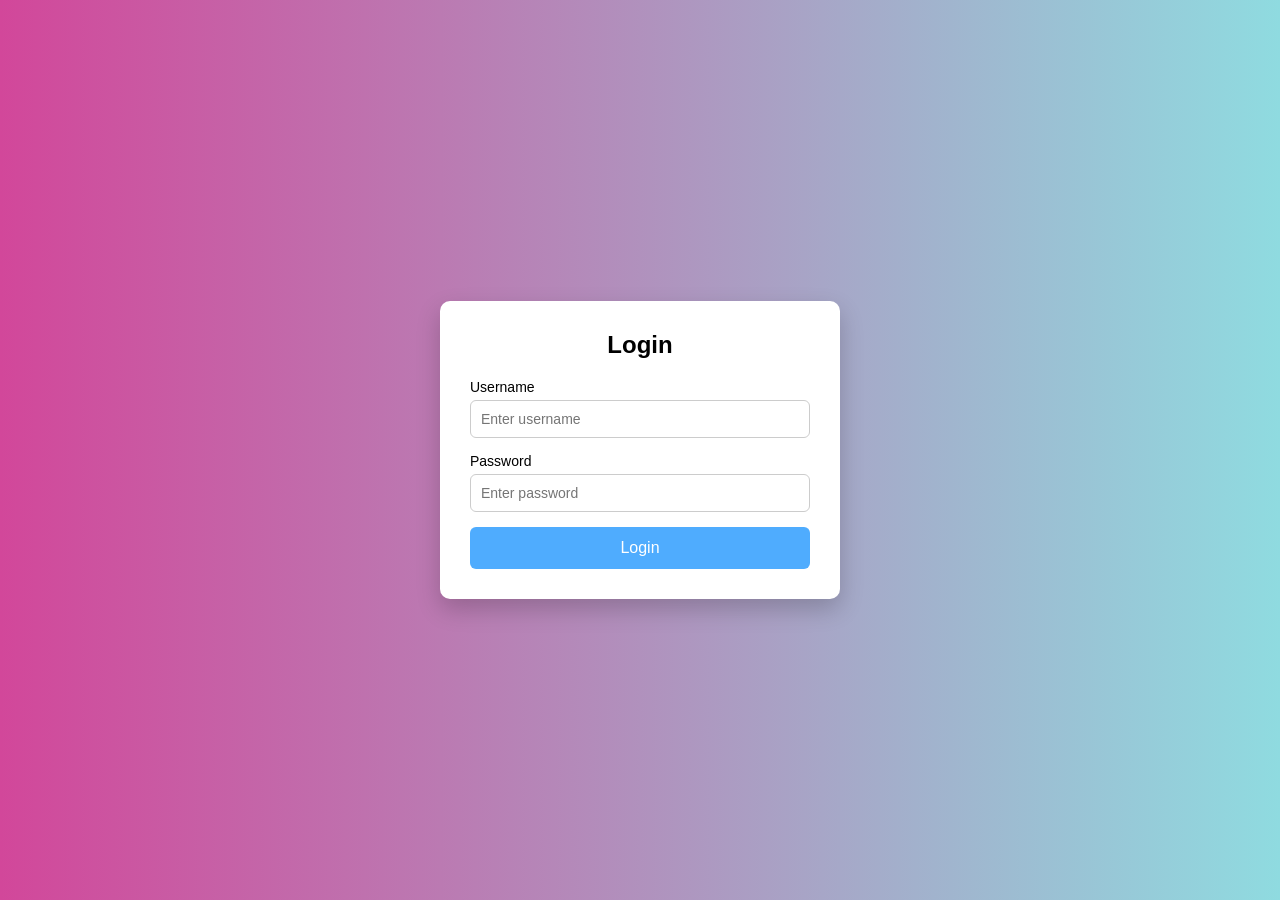
<file: index.html>
<!DOCTYPE html>
<html lang="en">
<head>
    <meta charset="UTF-8">

    <!-- IMPORTANT FOR MOBILE RESPONSIVE -->
    <meta name="viewport" content="width=device-width, initial-scale=1.0">

    <title>Login Page</title>
    <link rel="stylesheet" href="css/index.css">
</head>
<body>

<div class="login-container">
    <h2>Login</h2>

    <!-- Action remove kelay -->
    <form id="loginForm">

        <div class="input-group">
            <label>Username</label>
            <input type="text"
                   id="username"
                   placeholder="Enter username"
                   required
                   minlength="4">
        </div>

        <div class="input-group">
            <label>Password</label>
            <input type="password"
                   id="password"
                   placeholder="Enter password"
                   required
                   minlength="5">
        </div>

        <button type="submit">Login</button>
        <p id="error" style="color:red; text-align:center;"></p>
    </form>
</div>

<script>



document.getElementById("loginForm").addEventListener("submit", function(e){

    e.preventDefault();

    let username = document.getElementById("username").value.trim();
    let password = document.getElementById("password").value.trim();

    // Fakt empty nasel pahije
    if(username !== "" && password !== ""){

        // Session create
        sessionStorage.setItem("user", username);

        // Redirect
        window.location.href = "dashboard.html";

    } else {

        document.getElementById("error").innerText = "Please fill all fields!";

    }

});

</script>

</body>
</html>
</file>
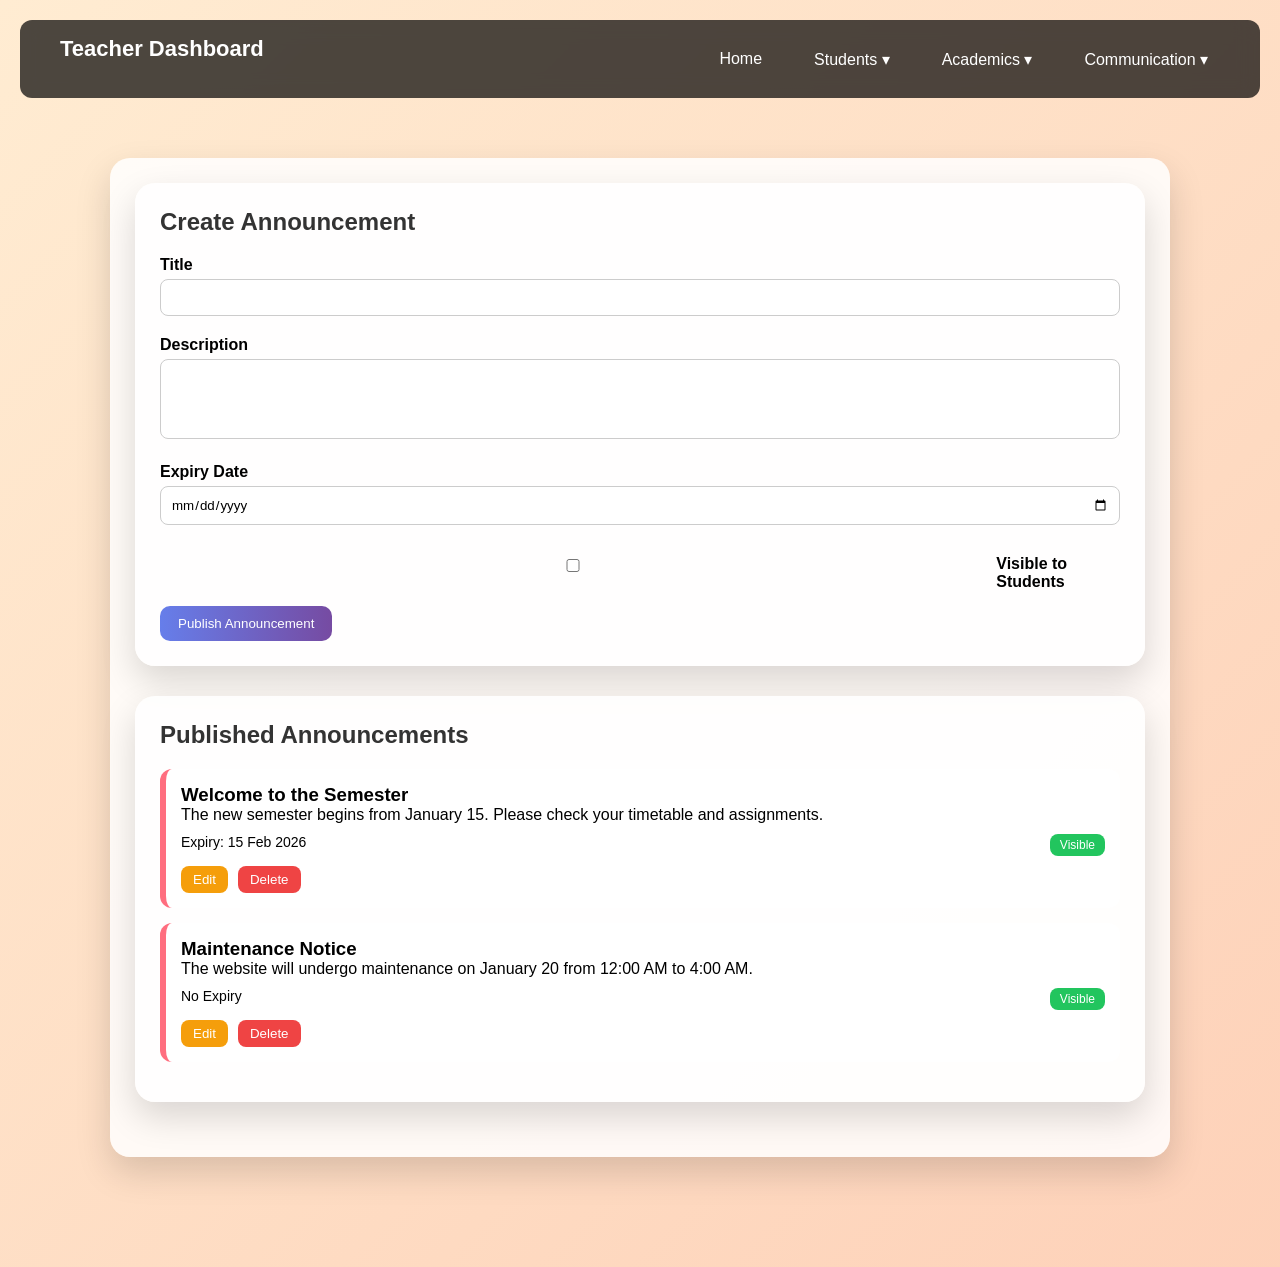
<file: annousement.html>
<!DOCTYPE html>
<html lang="en">
<head>
<meta charset="UTF-8">
<meta name="viewport" content="width=device-width, initial-scale=1.0">
<title>Teacher Dashboard</title>
<link rel="stylesheet" href="css/annousement.css">
</head>

<body>

<!-- ================= NAVBAR ================= -->
<header class="navbar">
    <h2 class="logo">Teacher Dashboard</h2>

    <div class="menu-toggle" onclick="toggleMenu()">☰</div>

    <nav>
        <ul class="nav-menu" id="navMenu">

            <li><a href="#">Home</a></li>

            <li class="dropdown">
                <a href="#">Students ▾</a>
                <ul class="dropdown-menu">
                    <li><a href="student.html">Student List</a></li>
                    <li><a href="attendance.html">Attendance</a></li>
                </ul>
            </li>

            <li class="dropdown">
                <a href="#">Academics ▾</a>
                <ul class="dropdown-menu">
                    <li><a href="assignment.html">Assignments</a></li>
                    <li><a href="result.html">Results</a></li>
                </ul>
            </li>

            <li class="dropdown">
                <a href="#">Communication ▾</a>
                <ul class="dropdown-menu">
                    <li><a href="annousement.html">Announcements</a></li>
                    <li><a href="message.html">Messages</a></li>
                </ul>
            </li>

        </ul>
    </nav>
</header>

<!-- ================= MAIN CONTENT ================= -->

<main class="page-wrapper">

<section class="announcement-module container">

<div class="form-card">
<h1 id="formHeading">Create Announcement</h1>

<form id="announcementForm">

<label>Title</label>
<input type="text" id="title" required>

<label>Description</label>
<textarea id="description" required></textarea>

<div class="form-row">
<div>
<label>Expiry Date</label>
<input type="date" id="expiry">
</div>

<div class="checkbox">
<input type="checkbox" id="visible">
<label for="visible">Visible to Students</label>
</div>
</div>

<button type="submit" class="btn-primary">Publish Announcement</button>
</form>
</div>

<div class="list-card">
<h2>Published Announcements</h2>

<div id="announcementList">

<div class="announcement-card">
<h3>Welcome to the Semester</h3>
<p>The new semester begins from January 15. Please check your timetable and assignments.</p>
<div class="meta">
<span>Expiry: 15 Feb 2026</span>
<span class="badge">Visible</span>
</div>
<div class="actions">
<button class="edit">Edit</button>
<button class="delete">Delete</button>
</div>
</div>

<div class="announcement-card">
<h3>Maintenance Notice</h3>
<p>The website will undergo maintenance on January 20 from 12:00 AM to 4:00 AM.</p>
<div class="meta">
<span>No Expiry</span>
<span class="badge">Visible</span>
</div>
<div class="actions">
<button class="edit">Edit</button>
<button class="delete">Delete</button>
</div>
</div>

</div>
</div>

</section>
</main>

<script>

/* Mobile Menu */
function toggleMenu(){
document.getElementById("navMenu").classList.toggle("active");
}

/* Announcement Logic */

let editCard = null;

document.getElementById("announcementForm").addEventListener("submit",function(e){
e.preventDefault();

let title = document.getElementById("title").value;
let desc = document.getElementById("description").value;
let expiry = document.getElementById("expiry").value;
let visible = document.getElementById("visible").checked;

let expiryText = expiry ? "Expiry: " + expiry : "No Expiry";
let badgeText = visible ? "Visible" : "Hidden";

if(editCard){
editCard.querySelector("h3").innerText = title;
editCard.querySelector("p").innerText = desc;
editCard.querySelector(".meta span").innerText = expiryText;
editCard.querySelector(".badge").innerText = badgeText;

editCard = null;
document.getElementById("formHeading").innerText = "Create Announcement";
}else{

let newCard = document.createElement("div");
newCard.className="announcement-card";
newCard.innerHTML=`
<h3>${title}</h3>
<p>${desc}</p>
<div class="meta">
<span>${expiryText}</span>
<span class="badge">${badgeText}</span>
</div>
<div class="actions">
<button class="edit">Edit</button>
<button class="delete">Delete</button>
</div>
`;

document.getElementById("announcementList").appendChild(newCard);
}

this.reset();
});

document.addEventListener("click",function(e){

if(e.target.classList.contains("edit")){
editCard = e.target.closest(".announcement-card");

document.getElementById("title").value =
editCard.querySelector("h3").innerText;

document.getElementById("description").value =
editCard.querySelector("p").innerText;

document.getElementById("formHeading").innerText="Edit Announcement";
window.scrollTo({top:0,behavior:"smooth"});
}

if(e.target.classList.contains("delete")){
e.target.closest(".announcement-card").remove();
}

});

</script>

</body>
</html>
</file>
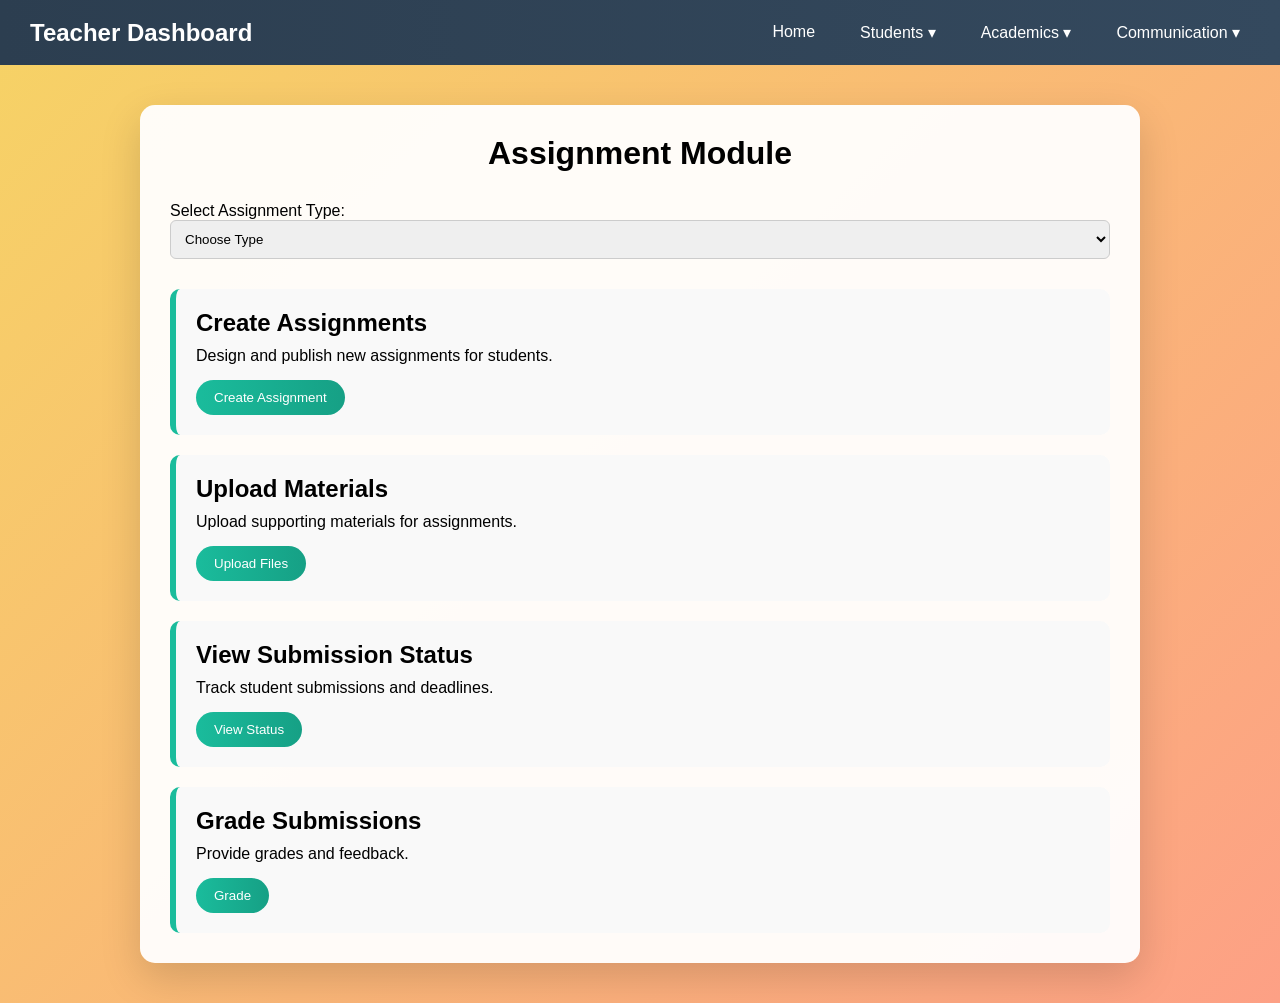
<file: assignment.html>
<!DOCTYPE html>
<html lang="en">
<head>
    <meta charset="UTF-8">
    <meta name="viewport" content="width=device-width, initial-scale=1.0">
    <title>Assignment Module</title>
    <link rel="stylesheet" href="css/assignment.css">
</head>
<body>

<nav class="navbar">
    <h2>Teacher Dashboard</h2>

    <ul class="nav-menu">
        <li><a href="dashboard.html">Home</a></li>

        <li class="dropdown">
            <a href="#">Students ▾</a>
            <ul class="dropdown-menu">
                <li><a href="student.html">Student List</a></li>
                <li><a href="attendance.html">Attendance</a></li>
            </ul>
        </li>

        <li class="dropdown">
            <a href="#">Academics ▾</a>
            <ul class="dropdown-menu">
                <li><a href="assignment.html">Assignments</a></li>
                <li><a href="result.html">Results</a></li>
            </ul>
        </li>

        <li class="dropdown">
            <a href="#">Communication ▾</a>
            <ul class="dropdown-menu">
                <li><a href="annousement.html">Announcements</a></li>
                <li><a href="message.html">Messages</a></li>
            </ul>
        </li>
    </ul>
</nav>

<div class="assignment-container">

    <h1>Assignment Module</h1>

    <div class="dropdown-box">
        <label>Select Assignment Type:</label>
        <select>
            <option>Choose Type</option>
            <option>Theory Assignment</option>
            <option>Practical Assignment</option>
            <option>Project</option>
            <option>Quiz</option>
        </select>
    </div>

    <div class="assignment-list">

        <div class="assignment-item">
            <h2>Create Assignments</h2>
            <p>Design and publish new assignments for students.</p>
            <button>Create Assignment</button>
        </div>

        <div class="assignment-item">
            <h2>Upload Materials</h2>
            <p>Upload supporting materials for assignments.</p>
            <button>Upload Files</button>
        </div>

        <div class="assignment-item">
            <h2>View Submission Status</h2>
            <p>Track student submissions and deadlines.</p>
            <button>View Status</button>
        </div>

        <div class="assignment-item">
            <h2>Grade Submissions</h2>
            <p>Provide grades and feedback.</p>
            <button>Grade</button>
        </div>

    </div>
</div>

</body>
</html>
</file>
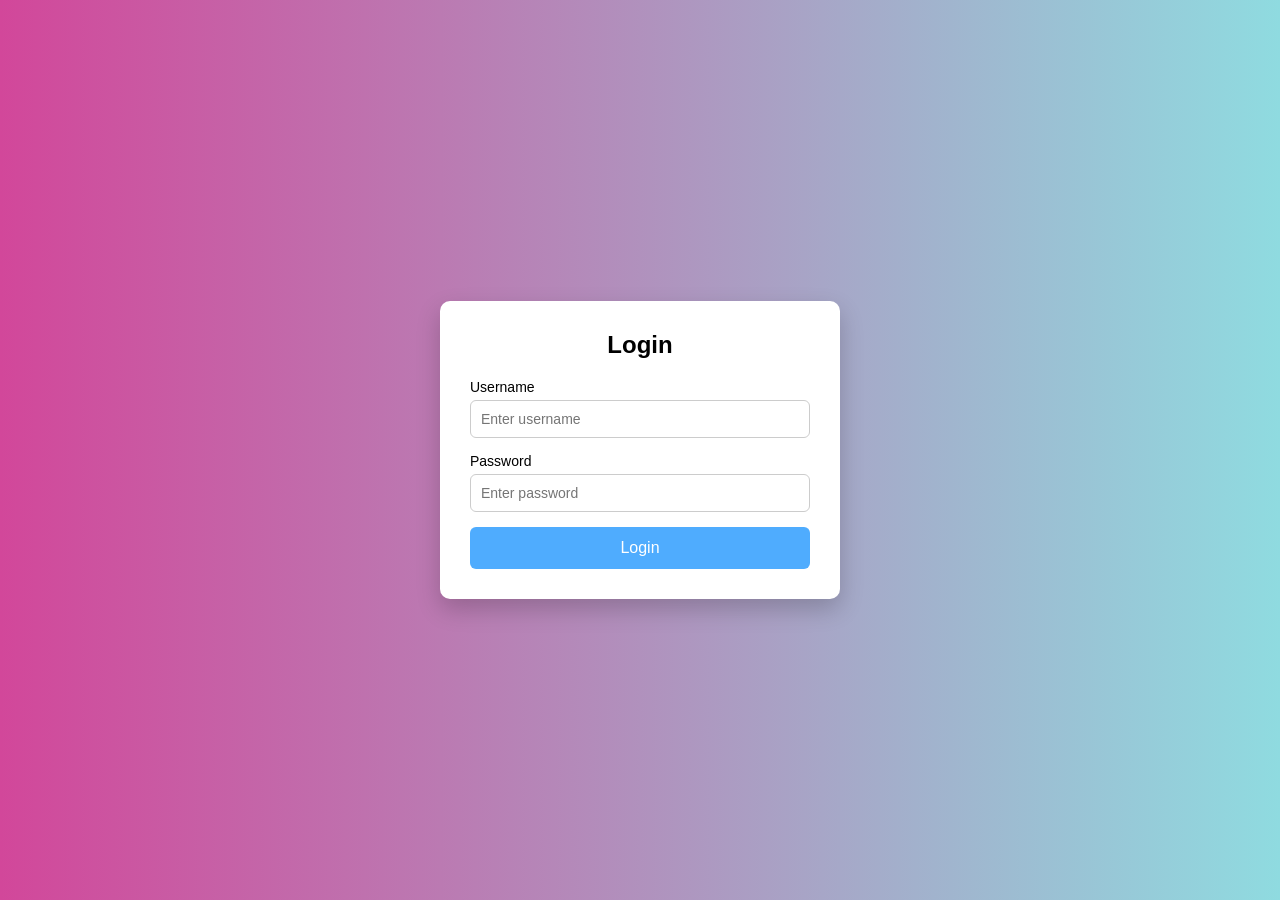
<file: attendance.html>
<!DOCTYPE html>
<html lang="en">
<head>
<meta charset="UTF-8">
<meta name="viewport" content="width=device-width, initial-scale=1.0">
<title>Teacher Dashboard</title>

<!-- Font Awesome -->
<link rel="stylesheet"
href="https://cdnjs.cloudflare.com/ajax/libs/font-awesome/6.5.0/css/all.min.css">

<!-- Your CSS -->
<link rel="stylesheet" href="css/dashboard.css">
</head>

<body>

<!-- ================= NAVBAR ================= -->
<div class="navbar">
    <h2 class="logo">Teacher Dashboard</h2>

    <ul class="nav-menu">
        <li><a href="#">Home</a></li>

        <li class="dropdown">
            <a href="#">Students ▾</a>
            <ul class="dropdown-menu">
                <li><a href="#">Student List</a></li>
                <li><a href="#">Attendance</a></li>
            </ul>
        </li>

        <li class="dropdown">
            <a href="#">Academics ▾</a>
            <ul class="dropdown-menu">
                <li><a href="#">Assignments</a></li>
                <li><a href="#">Results</a></li>
            </ul>
        </li>

        <li class="dropdown">
            <a href="#">Communication ▾</a>
            <ul class="dropdown-menu">
                <li><a href="#">Announcements</a></li>
                <li><a href="#">Messages</a></li>
            </ul>
        </li>
    </ul>

    <!-- Profile Dropdown -->
    <div class="profile-dropdown">
        <i class="fa-solid fa-user profile-icon"></i>

        <div class="profile-menu">
            <a href="#">View Profile</a>
            <a href="#">Edit Profile</a>
            <a href="#" onclick="logout()">Logout</a>
        </div>
    </div>
</div>

<!-- ================= DASHBOARD CARDS ================= -->
<div class="dashboard-cards">

    <div class="card">
        <h3>Total Students</h3>
        <p class="number">8</p>
    </div>

    <div class="card">
        <h3>Assignments</h3>
        <p>5 Pending</p>
    </div>

    <div class="card">
        <h3>Results</h3>
        <p>Updated</p>
    </div>

    <div class="card">
        <h3>Attendance</h3>
        <p>Average 76%</p>
    </div>

    <div class="card">
        <h3>Messages</h3>
        <p>3 New</p>
    </div>

</div>

<div class="table-container">
    <table class="dashboard-table">
        <thead>
            <tr>
                <th>Roll No</th>
                <th>Name</th>
                <th>Email</th>
                <th>Attendance</th>
                <th>Status</th>
            </tr>
        </thead>

        <tbody>
            <tr>
                <td data-label="Roll No">01</td>
                <td data-label="Name">Vaishnavi Yadav</td>
                <td data-label="Email">vaishnavi@gmail.com</td>
                <td data-label="Attendance">95%</td>
                <td data-label="Status" class="active">Active</td>
            </tr>

            <tr>
                <td data-label="Roll No">02</td>
                <td data-label="Name">Rahul Sharma</td>
                <td data-label="Email">rahul@gmail.com</td>
                <td data-label="Attendance">82%</td>
                <td data-label="Status" class="active">Active</td>
            </tr>

            <tr>
                <td data-label="Roll No">03</td>
                <td data-label="Name">Anita Singh</td>
                <td data-label="Email">anita@gmail.com</td>
                <td data-label="Attendance">60%</td>
                <td data-label="Status" class="inactive">Low</td>
            </tr>

            <tr>
                <td data-label="Roll No">04</td>
                <td data-label="Name">Amit Kumar</td>
                <td data-label="Email">amit@gmail.com</td>
                <td data-label="Attendance">88%</td>
                <td data-label="Status" class="active">Active</td>
            </tr>

            <tr>
                <td data-label="Roll No">05</td>
                <td data-label="Name">Pooja Verma</td>
                <td data-label="Email">pooja@gmail.com</td>
                <td data-label="Attendance">72%</td>
                <td data-label="Status" class="active">Active</td>
            </tr>

            <tr>
                <td data-label="Roll No">06</td>
                <td data-label="Name">Sneha Patil</td>
                <td data-label="Email">sneha@gmail.com</td>
                <td data-label="Attendance">55%</td>
                <td data-label="Status" class="inactive">Low</td>
            </tr>

            <tr>
                <td data-label="Roll No">07</td>
                <td data-label="Name">Rohit Mehta</td>
                <td data-label="Email">rohit@gmail.com</td>
                <td data-label="Attendance">90%</td>
                <td data-label="Status" class="active">Active</td>
            </tr>

            <tr>
                <td data-label="Roll No">08</td>
                <td data-label="Name">Kavita Joshi</td>
                <td data-label="Email">kavita@gmail.com</td>
                <td data-label="Attendance">65%</td>
                <td data-label="Status" class="inactive">Low</td>
            </tr>
        </tbody>
    </table>
</div>

<!-- ================= SESSION CHECK ================= -->
<script>

let user = sessionStorage.getItem("user");

if(!user){
    window.location.href = "index.html";
}

function logout(){
    sessionStorage.removeItem("user");
    window.location.href = "index.html";
}

</script>

</body>
</html>
</file>
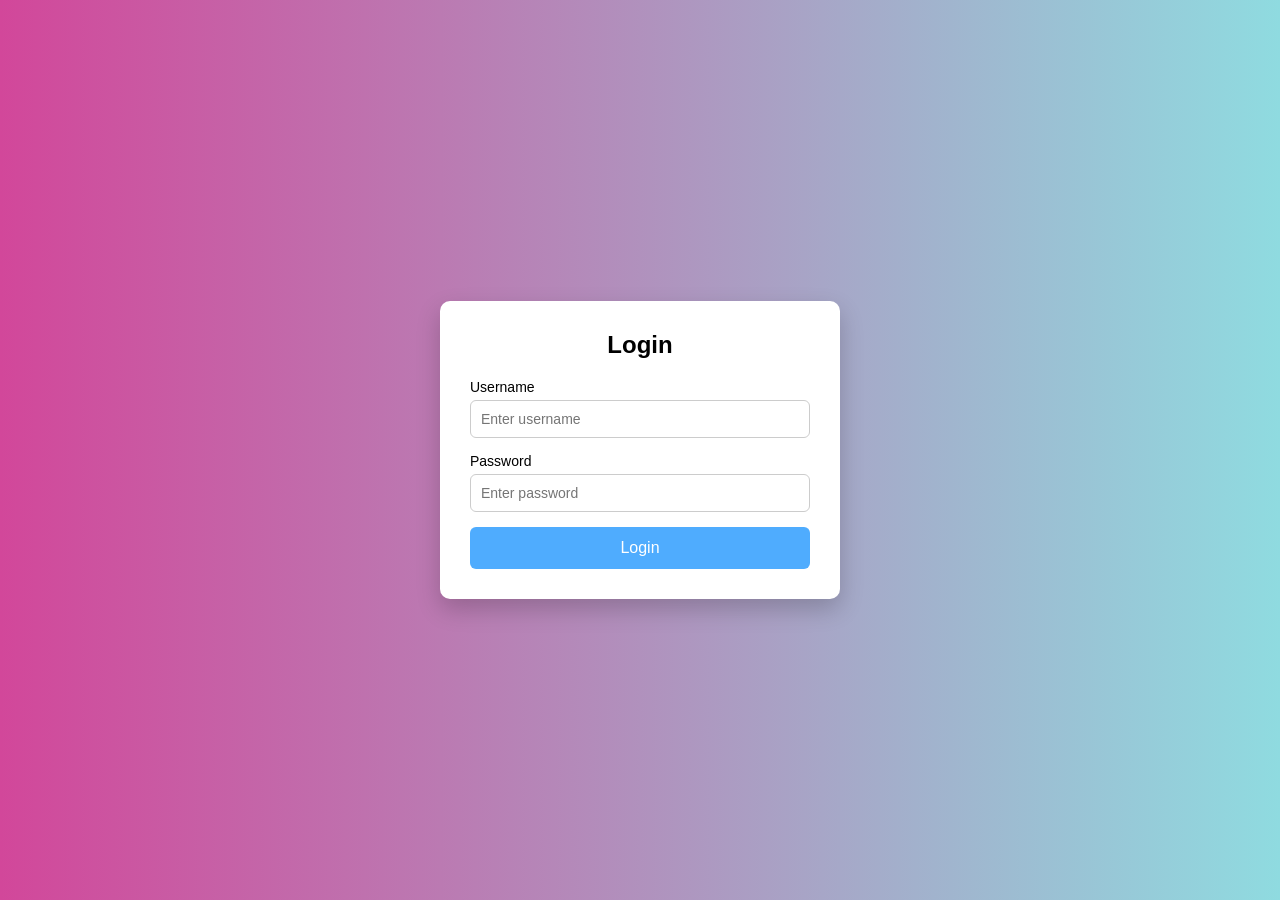
<file: dashboard.html>
<!DOCTYPE html>
<html lang="en">
<head>
    <meta charset="UTF-8">
    <title>Teacher Dashboard</title>
    <meta name="viewport" content="width=device-width, initial-scale=1.0">

    <!-- CSS -->
    <link rel="stylesheet" href="css/dashboard.css">

    <!-- Font Awesome -->
    <link rel="stylesheet"
    href="https://cdnjs.cloudflare.com/ajax/libs/font-awesome/6.5.0/css/all.min.css">
</head>
<body>

<!-- ================= NAVBAR ================= -->
<div class="navbar">
    <h2 class="logo">Teacher Dashboard</h2>

    <ul class="nav-menu">
        <li><a href="#">Home</a></li>

        <li class="dropdown">
            <a href="#">Students ▾</a>
            <ul class="dropdown-menu">
                <li><a href="student.html">Student List</a></li>
                <li><a href="attendance.html">Attendance</a></li>
            </ul>
        </li>

        <li class="dropdown">
            <a href="#">Academics ▾</a>
            <ul class="dropdown-menu">
                <li><a href="assignment.html">Assignments</a></li>
                <li><a href="result.html">Results</a></li>
            </ul>
        </li>

        <li class="dropdown">
            <a href="#">Communication ▾</a>
            <ul class="dropdown-menu">
                <li><a href="annousement.html">Announcements</a></li>
                <li><a href="message.html">Messages</a></li>
            </ul>
        </li>
    </ul>

    <!-- Profile Dropdown -->
    <div class="profile-dropdown">
        <i class="fa-solid fa-user profile-icon"></i>

        <div class="profile-menu">
            <a href="profile.html">View Profile</a>
            <a href="profile.html">Edit Profile</a>
            <a href="#">Logout</a>
        </div>
    </div>
</div>

<!-- ================= DASHBOARD CARDS ================= -->
<div class="dashboard-cards">

    <div class="card">
        <h3>Total Students</h3>
        <p class="number">8</p>
    </div>

    <div class="card">
        <h3>Assignments</h3>
        <p>5 Pending</p>
    </div>

    <div class="card">
        <h3>Results</h3>
        <p>Updated</p>
    </div>

    <div class="card">
        <h3>Attendance</h3>
        <p>Average 76%</p>
    </div>

    <div class="card">
        <h3>Messages</h3>
        <p>3 New</p>
    </div>

</div>

<!-- ================= STUDENT TABLE ================= -->
<div class="table-container">
    <table class="dashboard-table">
        <thead>
            <tr>
                <th>Roll No</th>
                <th>Name</th>
                <th>Email</th>
                <th>Attendance</th>
                <th>Status</th>
            </tr>
        </thead>
        <tbody>
            <tr>
                <td>01</td>
                <td>Vaishnavi Yadav</td>
                <td>95%</td>
                <td>vaishnavi@gmail.com</td>
                <td class="active">Active</td>
            </tr>
            <tr>
                <td>02</td>
                <td>Rahul Sharma</td>
                <td>82%</td>
                <td>rahul@gmail.com</td>
                <td class="active">Active</td>
            </tr>
            <tr>
                <td>03</td>
                <td>Anita Singh</td>
                <td>60%</td>
                <td>anita@gmail.com</td>
                <td class="inactive">Low</td>
            </tr>
            <tr>
                <td>04</td>
                <td>Amit Kumar</td>
                <td>88%</td>
                <td>amit@gmail.com</td>
                <td class="active">Active</td>
            </tr>
            <tr>
                <td>05</td>
                <td>Pooja Verma</td>
                <td>72%</td>
                <td>pooja@gmail.com</td>
                <td class="active">Active</td>
            </tr>
            <tr>
                <td>06</td>
                <td>Sneha Patil</td>
                <td>55%</td>
                <td>sneha@gmail.com</td>
                <td class="inactive">Low</td>
            </tr>
            <tr>
                <td>07</td>
                <td>Rohit Mehta</td>
                <td>90%</td>
                <td>rohit@gmail.com</td>
                <td class="active">Active</td>
            </tr>
            <tr>
                <td>08</td>
                <td>Kavita Joshi</td>
                <td>65%</td>
                <td>kavita@gmail.com</td>
                <td class="inactive">Low</td>
            </tr>
        </tbody>
    </table>
</div>
<script>
    

let user = sessionStorage.getItem("user");

if(!user){
    window.location.href = "index.html";
}

function logout(){
    sessionStorage.removeItem("user");
    window.location.href = "index.html";
}

</script>


</body>
</html>
</file>
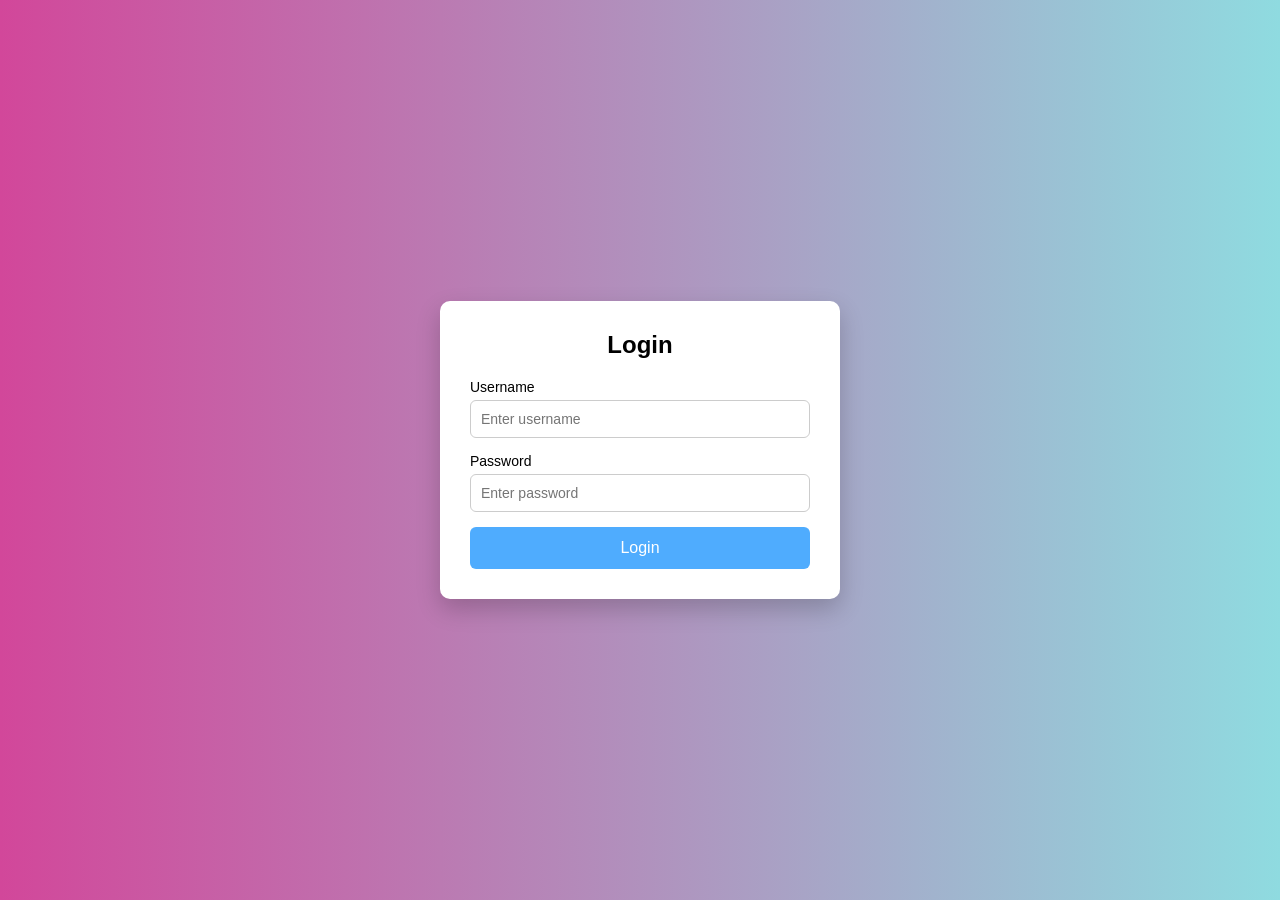
<file: lndex.html>
<!DOCTYPE html>
<html lang="en">
<head>
    <meta charset="UTF-8">

    <!-- IMPORTANT FOR MOBILE RESPONSIVE -->
    <meta name="viewport" content="width=device-width, initial-scale=1.0">

    <title>Login Page</title>
    <link rel="stylesheet" href="css/Index.css">
</head>
<body>

<div class="login-container">
    <h2>Login</h2>

    <!-- Action remove kelay -->
    <form id="loginForm">

        <div class="input-group">
            <label>Username</label>
            <input type="text"
                   id="username"
                   placeholder="Enter username"
                   required
                   minlength="4">
        </div>

        <div class="input-group">
            <label>Password</label>
            <input type="password"
                   id="password"
                   placeholder="Enter password"
                   required
                   minlength="5">
        </div>

        <button type="submit">Login</button>
        <p id="error" style="color:red; text-align:center;"></p>
    </form>
</div>

<script>



document.getElementById("loginForm").addEventListener("submit", function(e){

    e.preventDefault();

    let username = document.getElementById("username").value.trim();
    let password = document.getElementById("password").value.trim();

    // Fakt empty nasel pahije
    if(username !== "" && password !== ""){

        // Session create
        sessionStorage.setItem("user", username);

        // Redirect
        window.location.href = "dashboard.html";

    } else {

        document.getElementById("error").innerText = "Please fill all fields!";

    }

});

</script>

</body>
</html>
</file>
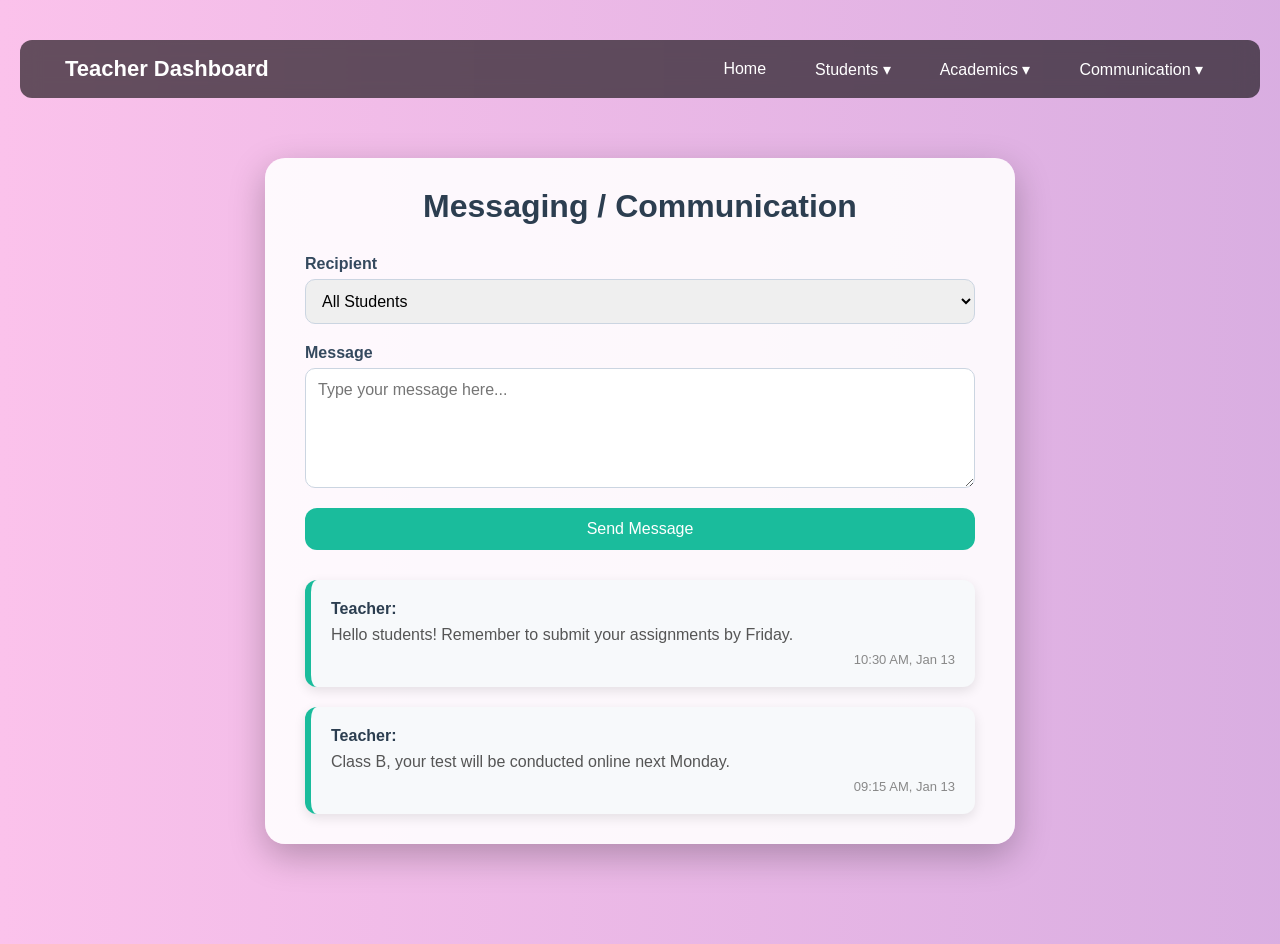
<file: message.html>
<!DOCTYPE html>
<html lang="en">
<head>
<meta charset="UTF-8">
<meta name="viewport" content="width=device-width, initial-scale=1.0">
<title>Messaging / Communication</title>
<link rel="stylesheet" href="css/message.css">
</head>

<body>

<!-- ================= NAVBAR ================= -->
<header class="navbar">
    <h2 class="logo">Teacher Dashboard</h2>

    <div class="menu-toggle" onclick="toggleMenu()">☰</div>

    <ul class="nav-menu" id="navMenu">

        <li><a href="dashboard.html">Home</a></li>

        <li class="dropdown">
            <a href="#">Students ▾</a>
            <ul class="dropdown-menu">
                <li><a href="student.html">Student List</a></li>
                <li><a href="attendance.html">Attendance</a></li>
            </ul>
        </li>

        <li class="dropdown">
            <a href="#">Academics ▾</a>
            <ul class="dropdown-menu">
                <li><a href="assignment.html">Assignments</a></li>
                <li><a href="result.html">Results</a></li>
            </ul>
        </li>

        <li class="dropdown">
            <a href="#">Communication ▾</a>
            <ul class="dropdown-menu">
                <li><a href="annousement.html">Announcements</a></li>
                <li><a href="message.html">Messages</a></li>
            </ul>
        </li>

    </ul>
</header>

<!-- ================= MESSAGE MODULE ================= -->
<main class="message-container">

<h1>Messaging / Communication</h1>

<form class="message-form">

<div class="form-group">
<label for="recipient">Recipient</label>
<select id="recipient">
<option value="all">All Students</option>
<option value="classA">Class A</option>
<option value="classB">Class B</option>
</select>
</div>

<div class="form-group">
<label for="message">Message</label>
<textarea id="message" placeholder="Type your message here..."></textarea>
</div>

<button type="submit">Send Message</button>

</form>

<div class="message-list">

<div class="message-card">
<span class="sender">Teacher:</span>
<p>Hello students! Remember to submit your assignments by Friday.</p>
<span class="time">10:30 AM, Jan 13</span>
</div>

<div class="message-card">
<span class="sender">Teacher:</span>
<p>Class B, your test will be conducted online next Monday.</p>
<span class="time">09:15 AM, Jan 13</span>
</div>

</div>

</main>

<script>
function toggleMenu() {
document.getElementById("navMenu").classList.toggle("active");
}
</script>

</body>
</html>
</file>
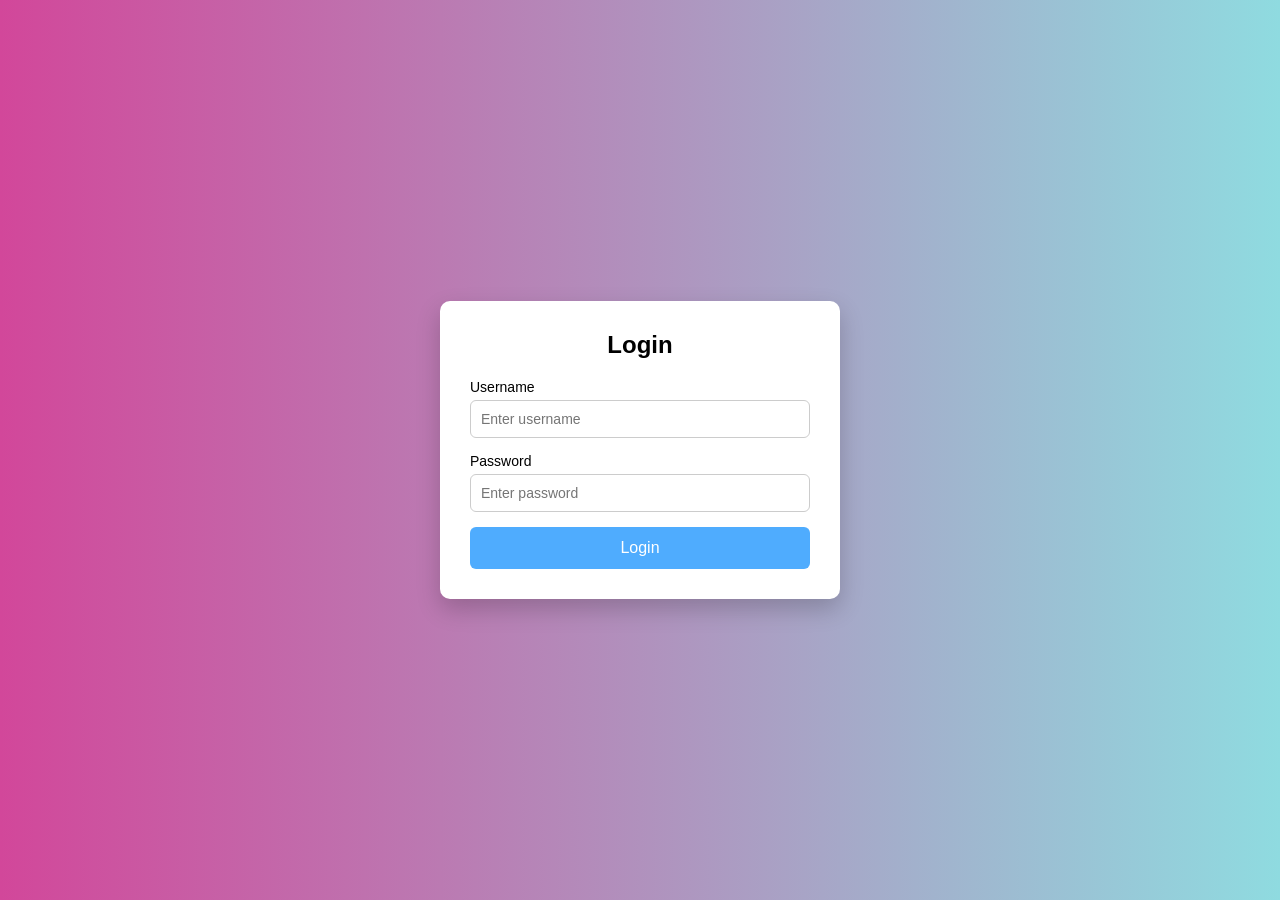
<file: profile.html>
<!DOCTYPE html>
<html lang="en">
<head>
    <meta charset="UTF-8">
    <title>Teacher Profile</title>
    <meta name="viewport" content="width=device-width, initial-scale=1.0">
    <link rel="stylesheet" href="css/profile.css">
</head>
<body>

<div class="profile-container">

    <!-- View Section -->
    <div class="profile-card">
        <h2>Teacher Profile</h2>

        <div class="profile-info">
            <p><strong>Name:</strong> <span id="profileName">Vaishnavi Yadav</span></p>
            <p><strong>Email:</strong> vaishnavi@gmail.com</p>
            <p><strong>Phone:</strong> 9876543210</p>
            <p><strong>Subject:</strong> Computer Science</p>
        </div>

        <button onclick="showEdit()">Edit Profile</button>
        <button class="logout-btn" onclick="logout()">Logout</button>
    </div>

    <!-- Edit Section -->
    <div class="edit-card" id="editSection" style="display:none;">
        <h2>Edit Profile</h2>

        <form onsubmit="saveChanges(event)">
            <input type="text" id="editName" value="Vaishnavi Yadav">
            <input type="email" value="vaishnavi@gmail.com">
            <input type="text" value="9876543210">
            <input type="text" value="Computer Science">

            <button type="submit">Save Changes</button>
        </form>
    </div>

</div>

<script>

// ================= SESSION CHECK =================
let user = sessionStorage.getItem("user");

if(!user){
    window.location.href = "index.html";
} else {
    document.getElementById("profileName").innerText = user;
}

// ================= SHOW EDIT =================
function showEdit(){
    document.getElementById("editSection").style.display = "block";
}

// ================= SAVE CHANGES =================
function saveChanges(event){
    event.preventDefault();

    let newName = document.getElementById("editName").value;

    // Update profile view
    document.getElementById("profileName").innerText = newName;

    // Update session name
    sessionStorage.setItem("user", newName);

    alert("Profile Updated Successfully!");
}

// ================= LOGOUT =================
function logout(){

    let confirmLogout = confirm("Are you sure you want to logout?");
    
    if(confirmLogout){
        sessionStorage.removeItem("user");
        window.location.href = "index.html";
    }
}

</script>

</body>
</html>
</file>
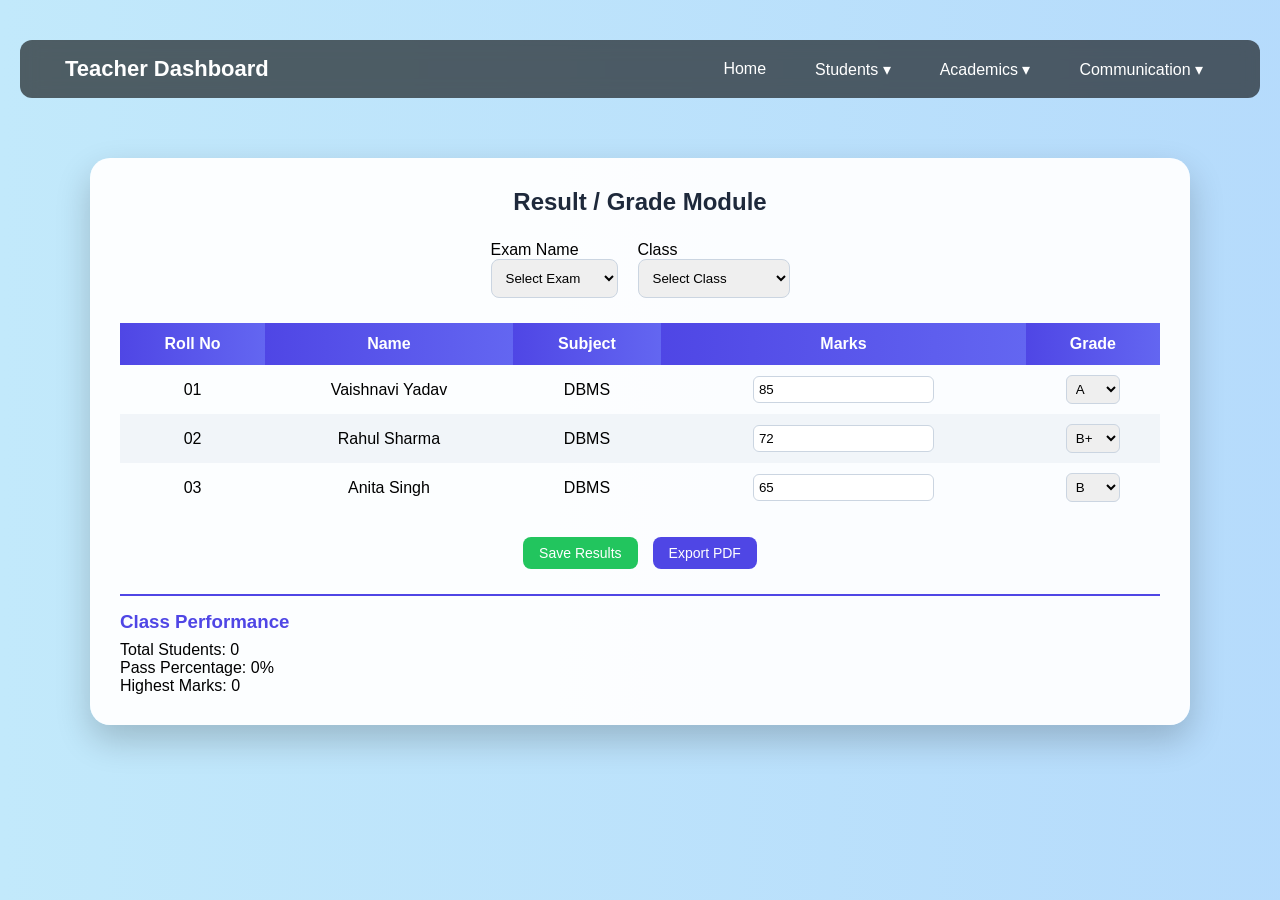
<file: result.html>
<!DOCTYPE html>
<html lang="en">
<head>
<meta charset="UTF-8">
<meta name="viewport" content="width=device-width, initial-scale=1.0">
<title>Result / Grade Module</title>
<link rel="stylesheet" href="css/result.css">
</head>

<body>

<header class="navbar">
    <h2>Teacher Dashboard</h2>

    <div class="menu-toggle" onclick="toggleMenu()">☰</div>

    <ul class="nav-menu" id="navMenu">
        <li><a href="dashboard.html">Home</a></li>

        <li class="dropdown">
            <a href="#">Students ▾</a>
            <ul class="dropdown-menu">
                <li><a href="student.html">Student List</a></li>
                <li><a href="attendance.html">Attendance</a></li>
            </ul>
        </li>

        <li class="dropdown">
            <a href="#">Academics ▾</a>
            <ul class="dropdown-menu">
                <li><a href="assignment.html">Assignments</a></li>
                <li><a href="result.html">Results</a></li>
            </ul>
        </li>

        <li class="dropdown">
            <a href="#">Communication ▾</a>
            <ul class="dropdown-menu">
                <li><a href="annousement.html">Announcements</a></li>
                <li><a href="message.html">Messages</a></li>
            </ul>
        </li>
    </ul>
</header>

<main class="container">
    <h2>Result / Grade Module</h2>

    <div class="controls">
        <div>
            <label>Exam Name</label>
            <select>
                <option>Select Exam</option>
                <option>Unit Test</option>
                <option>Mid Semester</option>
                <option>End Semester</option>
            </select>
        </div>

        <div>
            <label>Class</label>
            <select>
                <option>Select Class</option>
                <option>Computer Science</option>
                <option>IT</option>
                <option>Electronics</option>
            </select>
        </div>
    </div>

    <div class="table-wrapper">
    <table>
        <thead>
            <tr>
                <th>Roll No</th>
                <th>Name</th>
                <th>Subject</th>
                <th>Marks</th>
                <th>Grade</th>
            </tr>
        </thead>
        <tbody id="resultTable">
            <tr>
                <td>01</td>
                <td>Vaishnavi Yadav</td>
                <td>DBMS</td>
                <td><input type="number" value="85"></td>
                <td>
                    <select>
                        <option>A+</option><option selected>A</option>
                        <option>B+</option><option>B</option>
                        <option>C</option><option>Fail</option>
                    </select>
                </td>
            </tr>
            <tr>
                <td>02</td>
                <td>Rahul Sharma</td>
                <td>DBMS</td>
                <td><input type="number" value="72"></td>
                <td>
                    <select>
                        <option>A+</option><option>A</option>
                        <option selected>B+</option><option>B</option>
                        <option>C</option><option>Fail</option>
                    </select>
                </td>
            </tr>
            <tr>
                <td>03</td>
                <td>Anita Singh</td>
                <td>DBMS</td>
                <td><input type="number" value="65"></td>
                <td>
                    <select>
                        <option>A+</option><option>A</option>
                        <option>B+</option><option selected>B</option>
                        <option>C</option><option>Fail</option>
                    </select>
                </td>
            </tr>
        </tbody>
    </table>
    </div>

    <div class="btn-group">
        <button class="save" onclick="calculateResult()">Save Results</button>
        <button class="export">Export PDF</button>
    </div>

    <div class="summary">
        <h3>Class Performance</h3>
        <p>Total Students: <span id="totalStudents">0</span></p>
        <p>Pass Percentage: <span id="passPercentage">0%</span></p>
        <p>Highest Marks: <span id="highestMarks">0</span></p>
    </div>
</main>

<script>
function toggleMenu(){
document.getElementById("navMenu").classList.toggle("active");
}

function calculateResult(){
let rows=document.querySelectorAll("#resultTable tr");
let total=rows.length;
let pass=0;
let highest=0;

rows.forEach(row=>{
let marks=Number(row.cells[3].querySelector("input").value);
if(marks>=40) pass++;
if(marks>highest) highest=marks;
});

document.getElementById("totalStudents").innerText=total;
document.getElementById("passPercentage").innerText=((pass/total)*100).toFixed(2)+"%";
document.getElementById("highestMarks").innerText=highest;
}
</script>

</body>
</html>
</file>
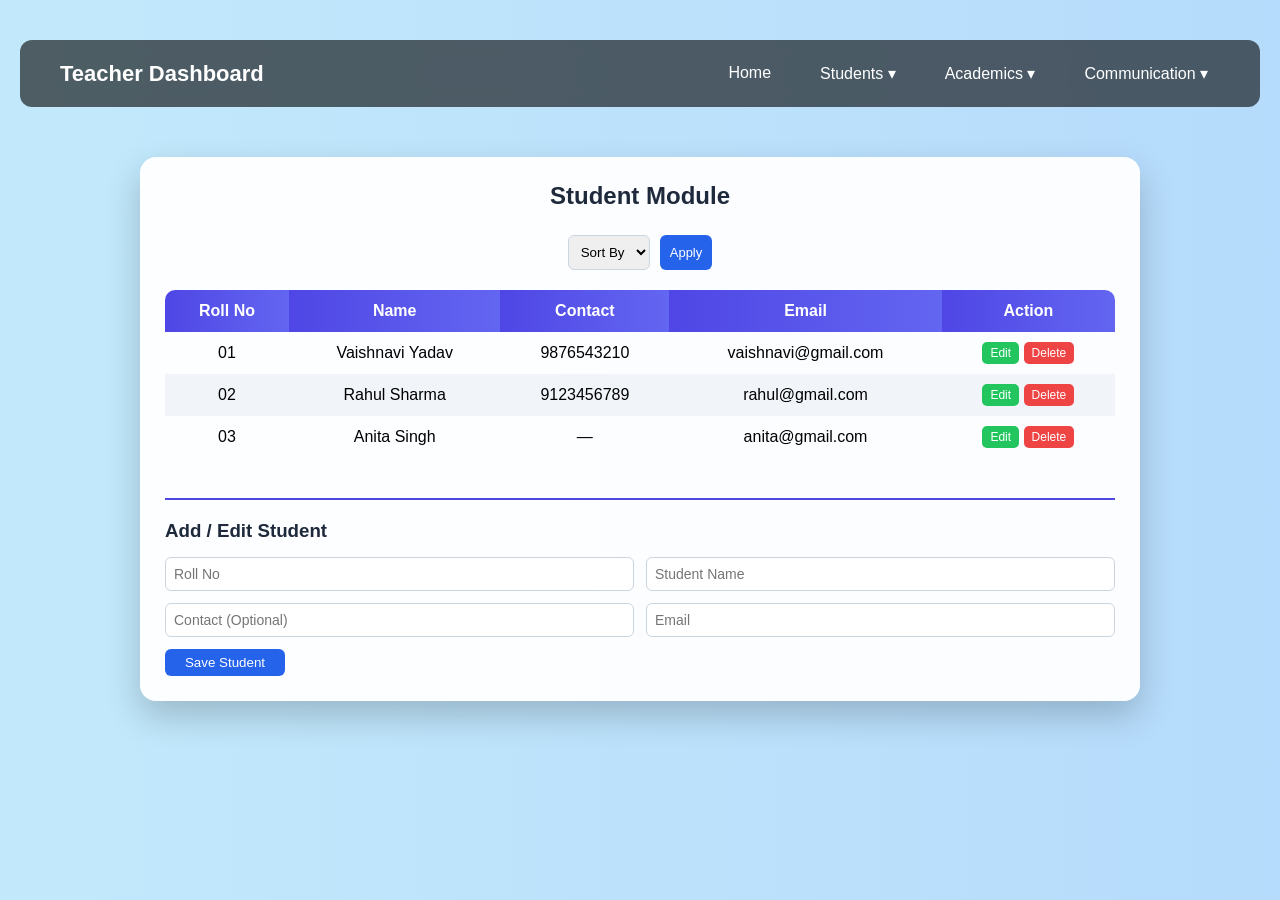
<file: student.html>
<!DOCTYPE html>
<html lang="en">
<head>
    <meta charset="UTF-8">
    <meta name="viewport" content="width=device-width, initial-scale=1.0">
    <title>Student Module</title>
    <link rel="stylesheet" href="css/student.css">
</head>
<body>

<!-- Navbar -->
<div class="navbar">
    <h2 class="logo">Teacher Dashboard</h2>

    <div class="menu-toggle" onclick="toggleMenu()">☰</div>

    <ul class="nav-menu" id="navMenu">
        <li><a href="dashboard.html">Home</a></li>

        <li class="dropdown">
            <a href="#">Students ▾</a>
            <ul class="dropdown-menu">
                <li><a href="student.html">Student List</a></li>
                <li><a href="attendance.html">Attendance</a></li>
            </ul>
        </li>

        <li class="dropdown">
            <a href="#">Academics ▾</a>
            <ul class="dropdown-menu">
                <li><a href="assignment.html">Assignments</a></li>
                <li><a href="result.html">Results</a></li>
            </ul>
        </li>

        <li class="dropdown">
            <a href="#">Communication ▾</a>
            <ul class="dropdown-menu">
                <li><a href="annousement.html">Announcements</a></li>
                <li><a href="message.html">Messages</a></li>
            </ul>
        </li>
    </ul>
</div>

<!-- Main Container -->
<div class="container">
    <h2>Student Module</h2>

    <div class="filter-box">
        <select id="sortBy">
            <option value="">Sort By</option>
            <option value="roll">Roll No</option>
            <option value="name">Name</option>
        </select>
        <button onclick="sortTable()">Apply</button>
    </div>

    <!-- Table Wrapper -->
    <div class="table-wrapper">
    <table>
        <thead>
            <tr>
                <th>Roll No</th>
                <th>Name</th>
                <th>Contact</th>
                <th>Email</th>
                <th>Action</th>
            </tr>
        </thead>
        <tbody id="studentTable">
            <tr>
                <td>01</td>
                <td>Vaishnavi Yadav</td>
                <td>9876543210</td>
                <td>vaishnavi@gmail.com</td>
                <td>
                    <button class="edit">Edit</button>
                    <button class="delete">Delete</button>
                </td>
            </tr>
            <tr>
                <td>02</td>
                <td>Rahul Sharma</td>
                <td>9123456789</td>
                <td>rahul@gmail.com</td>
                <td>
                    <button class="edit">Edit</button>
                    <button class="delete">Delete</button>
                </td>
            </tr>
            <tr>
                <td>03</td>
                <td>Anita Singh</td>
                <td>—</td>
                <td>anita@gmail.com</td>
                <td>
                    <button class="edit">Edit</button>
                    <button class="delete">Delete</button>
                </td>
            </tr>
        </tbody>
    </table>
    </div>

    <!-- Form -->
    <div class="form-box">
        <h3>Add / Edit Student</h3>
        <form>
            <input type="text" placeholder="Roll No" required>
            <input type="text" placeholder="Student Name" required>
            <input type="text" placeholder="Contact (Optional)">
            <input type="email" placeholder="Email" required>
            <button type="submit">Save Student</button>
        </form>
    </div>
</div>

<script>
function toggleMenu(){
    document.getElementById("navMenu").classList.toggle("active");
}

function sortTable() {
    let table = document.getElementById("studentTable");
    let rows = Array.from(table.rows);
    let sortBy = document.getElementById("sortBy").value;

    if (sortBy === "") return;

    let colIndex = sortBy === "roll" ? 0 : 1;

    rows.sort((a, b) => {
        let A = a.cells[colIndex].innerText.toLowerCase();
        let B = b.cells[colIndex].innerText.toLowerCase();

        return colIndex === 0 ? Number(A) - Number(B) : A.localeCompare(B);
    });

    rows.forEach(row => table.appendChild(row));
}
</script>

</body>
</html>
</file>
<file: css/index.css>
* {
    margin: 0;
    padding: 0;
    box-sizing: border-box;
    font-family: Arial, sans-serif;
}

body {
    min-height: 100vh;
    background: linear-gradient(to right, #d2479a, #8fdbe0);
    display: flex;
    justify-content: center;
    align-items: center;
    padding: 20px;   /* mobile sathi spacing */
}

.login-container {
    background: white;
    width: 100%;
    max-width: 400px;   /* laptop var control */
    padding: 30px;
    border-radius: 10px;
    box-shadow: 0 10px 25px rgba(0,0,0,0.2);
}

.login-container h2 {
    text-align: center;
    margin-bottom: 20px;
}

.input-group {
    margin-bottom: 15px;
}

.input-group label {
    display: block;
    margin-bottom: 5px;
    font-size: 14px;
}

.input-group input {
    width: 100%;
    padding: 10px;
    border: 1px solid #ccc;
    border-radius: 6px;
    font-size: 14px;
}

button {
    width: 100%;
    padding: 12px;
    background: #4facfe;
    border: none;
    color: white;
    font-size: 16px;
    border-radius: 6px;
    cursor: pointer;
    transition: 0.3s;
}

button:hover {
    background: #00c6ff;
}

/* ===== Mobile Specific ===== */
@media (max-width: 480px) {
    .login-container {
        padding: 20px;
    }

    .login-container h2 {
        font-size: 20px;
    }

    button {
        font-size: 14px;
    }
}
</file>
<file: css/annousement.css>
*{
margin:0;
padding:0;
box-sizing:border-box;
font-family:"Segoe UI",sans-serif;
}

body{
min-height:100vh;
background:linear-gradient(135deg,#667eea,#764ba2);
padding:20px;
}

.navbar{
background:rgba(0,0,0,0.8);
padding:15px 30px;
color:white;
border-radius:12px;
margin-bottom:30px;
}

.logo{
font-size:22px;
}

.page-wrapper{
max-width:900px;
margin:auto;
}

.form-card,
.list-card{
background:white;
padding:25px;
border-radius:20px;
box-shadow:0 10px 30px rgba(0,0,0,0.2);
margin-bottom:30px;
}

h1,h2{
margin-bottom:20px;
color:#333;
}

label{
display:block;
margin-top:10px;
margin-bottom:5px;
font-weight:600;
}

input,textarea{
width:100%;
padding:10px;
border-radius:8px;
border:1px solid #ccc;
margin-bottom:10px;
}

textarea{
resize:none;
height:80px;
}

.checkbox{
display:flex;
align-items:center;
gap:10px;
margin:10px 0;
}

.btn-primary{
background:linear-gradient(90deg,#667eea,#764ba2);
color:white;
padding:10px 18px;
border:none;
border-radius:10px;
cursor:pointer;
}

.btn-primary:hover{
opacity:0.9;
}

.announcement-card{
background:#f9f9ff;
padding:15px;
border-radius:12px;
margin-bottom:15px;
border-left:6px solid #667eea;
transition:0.3s;
}

.announcement-card:hover{
transform:translateY(-3px);
box-shadow:0 8px 20px rgba(0,0,0,0.1);
}

.meta{
display:flex;
justify-content:space-between;
margin-top:8px;
font-size:14px;
}

.badge{
background:#22c55e;
color:white;
padding:4px 10px;
border-radius:6px;
font-size:12px;
}

.actions{
margin-top:10px;
display:flex;
gap:10px;
}

.edit{
background:#f59e0b;
color:white;
border:none;
padding:6px 12px;
border-radius:6px;
cursor:pointer;
}

.delete{
background:#ef4444;
color:white;
border:none;
padding:6px 12px;
border-radius:6px;
cursor:pointer;
}

@media(max-width:600px){
.meta{
flex-direction:column;
gap:5px;
}
}*{
margin:0;
padding:0;
box-sizing:border-box;
font-family:"Inter","Segoe UI",sans-serif;
}

/* Animated Background */
body{
min-height:100vh;
background:linear-gradient(135deg,#ffecd2,#fcb69f,#ff6e7f);
background-size:400% 400%;
animation:gradientBG 15s ease infinite;
}

@keyframes gradientBG{
0%{background-position:0% 50%;}
50%{background-position:100% 50%;}
100%{background-position:0% 50%;}
}

/* NAVBAR */
.navbar{
position:sticky;
top:0;
background:rgba(0,0,0,0.7);
padding:16px 40px;
display:flex;
justify-content:space-between;
align-items:center;
z-index:1000;
backdrop-filter:blur(10px);
}

.logo{
color:#fff;
font-size:22px;
font-weight:700;
}

.nav-menu{
list-style:none;
display:flex;
gap:28px;
}

.nav-menu li{
position:relative;
}

.nav-menu a{
text-decoration:none;
color:#fff;
padding:8px 12px;
border-radius:8px;
transition:0.3s;
}

.nav-menu a:hover{
background:rgba(255,255,255,0.2);
}

/* DROPDOWN */
.dropdown-menu{
position:absolute;
top:42px;
left:0;
background:rgba(255,255,255,0.95);
min-width:180px;
border-radius:12px;
opacity:0;
visibility:hidden;
transform:translateY(-10px);
transition:0.3s;
box-shadow:0 10px 25px rgba(0,0,0,0.2);
}

.dropdown-menu li a{
display:block;
padding:10px 15px;
color:#1e293b;
}

.dropdown:hover .dropdown-menu{
opacity:1;
visibility:visible;
transform:translateY(0);
}

/* PAGE */
.page-wrapper{
max-width:1100px;
margin:40px auto;
padding:20px;
}

.container,.form-card,.list-card{
background:rgba(255,255,255,0.85);
padding:25px;
border-radius:20px;
box-shadow:0 15px 35px rgba(0,0,0,0.15);
margin-bottom:30px;
}

/* Announcement */
.announcement-card{
background:#fff;
border-left:6px solid #ff6e7f;
border-radius:12px;
padding:15px;
margin-bottom:15px;
}

.meta{
display:flex;
justify-content:space-between;
margin-top:10px;
}

.badge{
background:#22c55e;
color:white;
padding:4px 10px;
border-radius:8px;
font-size:12px;
}

.actions{
margin-top:10px;
display:flex;
gap:10px;
}

.edit{background:#f59e0b;color:white;padding:6px 12px;border:none;border-radius:8px;}
.delete{background:#ef4444;color:white;padding:6px 12px;border:none;border-radius:8px;}

/* MOBILE */
.menu-toggle{
display:none;
font-size:24px;
color:white;
cursor:pointer;
}

@media(max-width:900px){

.nav-menu{
flex-direction:column;
position:absolute;
top:70px;
right:0;
background:rgba(0,0,0,0.95);
width:220px;
padding:20px;
display:none;
}

.nav-menu.active{
display:flex;
}

.menu-toggle{
display:block;
}

.dropdown-menu{
position:static;
opacity:1;
visibility:visible;
transform:none;
background:rgba(255,255,255,0.1);
box-shadow:none;
margin-top:5px;
}

.dropdown-menu li a{
color:white;
}
}
</file>
<file: css/assignment.css>
/* ================= GLOBAL ================= */

* {
    margin: 0;
    padding: 0;
    box-sizing: border-box;
    font-family: "Segoe UI", Arial, sans-serif;
}

body {
    background: linear-gradient(135deg, #f6d365, #fda085);
    min-height: 100vh;
}

/* ================= NAVBAR ================= */

.navbar {
    background: linear-gradient(90deg, #2c3e50, #34495e);
    padding: 15px 30px;
    display: flex;
    justify-content: space-between;
    align-items: center;
    flex-wrap: wrap;
}

.navbar h2 {
    color: white;
}

.nav-menu {
    list-style: none;
    display: flex;
    gap: 25px;
}

.nav-menu li {
    position: relative;
}

.nav-menu a {
    color: white;
    text-decoration: none;
    padding: 8px 10px;
    display: block;
}

.nav-menu a:hover {
    color: #1abc9c;
}

/* Dropdown */

.dropdown-menu {
    position: absolute;
    top: 40px;
    left: 0;
    background: white;
    min-width: 160px;
    border-radius: 8px;
    box-shadow: 0 10px 20px rgba(0,0,0,0.2);
    display: none;
}

.dropdown-menu li a {
    color: #2c3e50;
    padding: 10px;
}

.dropdown-menu li a:hover {
    background: #1abc9c;
    color: white;
}

.dropdown:hover .dropdown-menu {
    display: block;
}

/* ================= ASSIGNMENT ================= */

.assignment-container {
    max-width: 1000px;
    margin: 40px auto;
    padding: 30px;
    background: rgba(255,255,255,0.95);
    border-radius: 15px;
    box-shadow: 0 15px 40px rgba(0,0,0,0.15);
}

.assignment-container h1 {
    text-align: center;
    margin-bottom: 30px;
}

.dropdown-box {
    margin-bottom: 30px;
}

.dropdown-box select {
    width: 100%;
    padding: 10px;
    border-radius: 6px;
    border: 1px solid #ccc;
}

/* Assignment List */

.assignment-list {
    display: flex;
    flex-direction: column;
    gap: 20px;
}

.assignment-item {
    background: #f9f9f9;
    padding: 20px;
    border-left: 6px solid #1abc9c;
    border-radius: 10px;
    transition: 0.3s;
}

.assignment-item:hover {
    transform: translateY(-4px);
    box-shadow: 0 10px 20px rgba(0,0,0,0.1);
}

.assignment-item h2 {
    margin-bottom: 10px;
}

.assignment-item p {
    margin-bottom: 15px;
}

.assignment-item button {
    padding: 10px 18px;
    border: none;
    border-radius: 20px;
    background: linear-gradient(90deg, #1abc9c, #16a085);
    color: white;
    cursor: pointer;
}

.assignment-item button:hover {
    opacity: 0.9;
}

/* ================= MOBILE RESPONSIVE ================= */

@media (max-width: 768px) {

    .navbar {
        flex-direction: column;
        align-items: flex-start;
    }

    .nav-menu {
        flex-direction: column;
        width: 100%;
        margin-top: 10px;
    }

    .nav-menu li {
        width: 100%;
    }

    .dropdown-menu {
        position: static;
        box-shadow: none;
    }

    .assignment-container {
        margin: 20px;
        padding: 20px;
    }

    .assignment-item button {
        width: 100%;
    }
}
</file>
<file: css/dashboard.css>
/* ================= RESET ================= */
*{
    margin:0;
    padding:0;
    box-sizing:border-box;
    font-family:'Segoe UI', sans-serif;
}

body{
    background:#f4f6f9;
}

/* ================= NAVBAR ================= */
.navbar{
    background:#1e3c72;
    color:white;
    padding:15px 30px;
    display:flex;
    align-items:center;
    justify-content:space-between;
}

.logo{
    font-size:22px;
}

.nav-menu{
    list-style:none;
    display:flex;
    gap:25px;
}

.nav-menu li{
    position:relative;
}

.nav-menu li a{
    text-decoration:none;
    color:white;
    font-weight:500;
}

/* ================= DROPDOWN ================= */
.dropdown-menu{
    display:none;
    position:absolute;
    background:white;
    top:35px;
    left:0;
    min-width:160px;
    border-radius:6px;
    overflow:hidden;
    box-shadow:0 4px 8px rgba(0,0,0,0.1);
}

.dropdown-menu li{
    padding:10px;
}

.dropdown-menu li a{
    color:#1e3c72;
    display:block;
}

.dropdown-menu li:hover{
    background:#f1f1f1;
}

.dropdown:hover .dropdown-menu{
    display:block;
}

/* ================= PROFILE ================= */
.profile-dropdown{
    position:relative;
}

.profile-icon{
    font-size:18px;
    cursor:pointer;
    background:white;
    color:#1e3c72;
    padding:8px 12px;
    border-radius:50%;
}

.profile-menu{
    display:none;
    position:absolute;
    right:0;
    top:40px;
    background:white;
    width:160px;
    border-radius:6px;
    box-shadow:0 4px 8px rgba(0,0,0,0.1);
    overflow:hidden;
}

.profile-menu a{
    display:block;
    padding:10px;
    text-decoration:none;
    color:#1e3c72;
}

.profile-menu a:hover{
    background:#f1f1f1;
}

.profile-dropdown:hover .profile-menu{
    display:block;
}

/* ================= CARDS ================= */
.dashboard-cards{
    display:grid;
    grid-template-columns:repeat(auto-fit,minmax(220px,1fr));
    gap:20px;
    padding:30px;
}

.card{
    background:white;
    padding:25px;
    border-radius:10px;
    box-shadow:0 4px 10px rgba(0,0,0,0.1);
    text-align:center;
}

.card h3{
    margin-bottom:10px;
    color:#1e3c72;
}

.number{
    font-size:28px;
    font-weight:bold;
    color:#ff5722;
}

/* ================= TABLE ================= */
.table-container{
    padding:20px;
    overflow-x:auto;
}

.dashboard-table{
    width:100%;
    border-collapse:collapse;
    background:white;
}

.dashboard-table th,
.dashboard-table td{
    padding:12px;
    border:1px solid #ddd;
    text-align:center;
}

.dashboard-table th{
    background:#1e3c72;
    color:white;
}

.active{
    color:green;
    font-weight:bold;
}

.inactive{
    color:red;
    font-weight:bold;
}

/* ================= RESPONSIVE ================= */
@media(max-width:768px){
    .nav-menu{
        display:none;
    }
}
/* ================= RESPONSIVE TABLE ================= */

@media(max-width:768px){

.dashboard-table thead{
    display:none;
}

.dashboard-table,
.dashboard-table tbody,
.dashboard-table tr,
.dashboard-table td{
    display:block;
    width:100%;
}

.dashboard-table tr{
    margin-bottom:15px;
    background:#ffffff;
    padding:15px;
    border-radius:10px;
    box-shadow:0 4px 10px rgba(0,0,0,0.1);
}

.dashboard-table td{
    text-align:left;
    padding:10px;
    position:relative;
    padding-left:50%;
    border:none;
    border-bottom:1px solid #eee;
}

.dashboard-table td:last-child{
    border-bottom:none;
}

.dashboard-table td::before{
    content:attr(data-label);
    position:absolute;
    left:10px;
    top:10px;
    font-weight:bold;
    color:#1e3c72;
}

}
</file>
<file: css/Index.css>
* {
    margin: 0;
    padding: 0;
    box-sizing: border-box;
    font-family: Arial, sans-serif;
}

body {
    min-height: 100vh;
    background: linear-gradient(to right, #d2479a, #8fdbe0);
    display: flex;
    justify-content: center;
    align-items: center;
    padding: 20px;   /* mobile sathi spacing */
}

.login-container {
    background: white;
    width: 100%;
    max-width: 400px;   /* laptop var control */
    padding: 30px;
    border-radius: 10px;
    box-shadow: 0 10px 25px rgba(0,0,0,0.2);
}

.login-container h2 {
    text-align: center;
    margin-bottom: 20px;
}

.input-group {
    margin-bottom: 15px;
}

.input-group label {
    display: block;
    margin-bottom: 5px;
    font-size: 14px;
}

.input-group input {
    width: 100%;
    padding: 10px;
    border: 1px solid #ccc;
    border-radius: 6px;
    font-size: 14px;
}

button {
    width: 100%;
    padding: 12px;
    background: #4facfe;
    border: none;
    color: white;
    font-size: 16px;
    border-radius: 6px;
    cursor: pointer;
    transition: 0.3s;
}

button:hover {
    background: #00c6ff;
}

/* ===== Mobile Specific ===== */
@media (max-width: 480px) {
    .login-container {
        padding: 20px;
    }

    .login-container h2 {
        font-size: 20px;
    }

    button {
        font-size: 14px;
    }
}
</file>
<file: css/message.css>
/* ================= RESET ================= */
*{
margin:0;
padding:0;
box-sizing:border-box;
font-family:'Segoe UI',Tahoma,Geneva,Verdana,sans-serif;
}

/* ================= ANIMATED BACKGROUND ================= */
body{
min-height:100vh;
background:linear-gradient(270deg,#ff9a9e,#fad0c4,#a18cd1,#fbc2eb);
background-size:800% 800%;
animation:gradientBG 15s ease infinite;
padding:40px 20px;
}

@keyframes gradientBG{
0%{background-position:0% 50%;}
50%{background-position:100% 50%;}
100%{background-position:0% 50%;}
}

/* ================= NAVBAR ================= */

.navbar{
position:sticky;
top:0;
background:rgba(0,0,0,0.6);
padding:16px 45px;
display:flex;
justify-content:space-between;
align-items:center;
z-index:1000;
backdrop-filter:blur(10px);
border-radius:12px;
}

.logo{
color:#fff;
font-size:22px;
font-weight:700;
}

/* Nav Menu */
.nav-menu{
list-style:none;
display:flex;
gap:25px;
}

.nav-menu li{
position:relative;
}

.nav-menu a{
text-decoration:none;
color:#fff;
padding:8px 12px;
border-radius:6px;
transition:0.3s;
}

.nav-menu a:hover{
background:#1abc9c;
}

/* Dropdown */
.dropdown-menu{
position:absolute;
top:42px;
left:0;
background:#fff;
min-width:180px;
border-radius:12px;
box-shadow:0 10px 25px rgba(0,0,0,0.2);
padding:8px 0;
opacity:0;
visibility:hidden;
transform:translateY(10px);
transition:all 0.3s ease;
z-index:1000;
}

.dropdown:hover .dropdown-menu{
opacity:1;
visibility:visible;
transform:translateY(0);
}

.dropdown-menu li{
list-style:none;
}

.dropdown-menu li a{
display:block;
padding:10px 15px;
color:#1e293b;
font-size:14px;
}

.dropdown-menu li a:hover{
background:#e0f2fe;
color:#0284c7;
}

/* ================= MESSAGE CONTAINER ================= */

.message-container{
max-width:750px;
margin:60px auto;
background:rgba(255,255,255,0.9);
padding:30px 40px;
border-radius:20px;
box-shadow:0 12px 35px rgba(0,0,0,0.25);
display:flex;
flex-direction:column;
gap:30px;
}

.message-container h1{
text-align:center;
color:#2c3e50;
}

/* ================= FORM ================= */

.message-form{
display:flex;
flex-direction:column;
gap:20px;
}

.form-group{
display:flex;
flex-direction:column;
}

.form-group label{
font-weight:600;
margin-bottom:6px;
color:#34495e;
}

.form-group select,
.form-group textarea{
padding:12px;
border-radius:10px;
border:1px solid #cbd5e1;
font-size:16px;
width:100%;
}

textarea{
min-height:120px;
resize:vertical;
}

button{
padding:12px;
border-radius:12px;
border:none;
background:#1abc9c;
color:#fff;
font-size:16px;
cursor:pointer;
transition:all 0.3s ease;
}

button:hover{
background:#16a085;
transform:translateY(-2px) scale(1.02);
}

/* ================= MESSAGE LIST ================= */

.message-list{
display:flex;
flex-direction:column;
gap:20px;
}

.message-card{
background:#f7f9fb;
padding:20px;
border-left:6px solid #1abc9c;
border-radius:12px;
box-shadow:0 4px 12px rgba(0,0,0,0.1);
}

.sender{
font-weight:bold;
color:#2c3e50;
}

.message-card p{
margin:8px 0;
color:#555;
}

.time{
font-size:13px;
color:#888;
text-align:right;
display:block;
}

/* ================= MOBILE ================= */

.menu-toggle{
display:none;
font-size:24px;
color:white;
cursor:pointer;
}

@media(max-width:900px){

.nav-menu{
flex-direction:column;
position:absolute;
top:70px;
right:0;
background:rgba(0,0,0,0.9);
width:220px;
padding:20px;
display:none;
border-radius:12px;
}

.nav-menu.active{
display:flex;
}

.menu-toggle{
display:block;
}

/* dropdown mobile */
.dropdown-menu{
position:static;
opacity:1;
visibility:visible;
transform:none;
background:rgba(255,255,255,0.1);
box-shadow:none;
margin-top:5px;
}

.dropdown-menu li a{
color:white;
}
}

@media(max-width:600px){

.message-container{
padding:20px;
margin:40px 10px;
}

}
</file>
<file: css/profile.css>
*{
    margin:0;
    padding:0;
    box-sizing:border-box;
    font-family: 'Segoe UI', sans-serif;
}

body{
    background:#f4f6f9;
    display:flex;
    justify-content:center;
    align-items:center;
    min-height:100vh;
}

.profile-container{
    width:90%;
    max-width:500px;
}

.profile-card,
.edit-card{
    background:white;
    padding:30px;
    border-radius:10px;
    box-shadow:0 4px 10px rgba(0,0,0,0.1);
    margin-bottom:20px;
}

.profile-card h2,
.edit-card h2{
    margin-bottom:20px;
    color:#1e3c72;
}

.profile-info p{
    margin:10px 0;
}

button{
    margin-top:15px;
    padding:10px 20px;
    border:none;
    background:#1e3c72;
    color:white;
    border-radius:5px;
    cursor:pointer;
}

button:hover{
    background:#16325c;
}

.edit-card{
    display:none;
}

form input{
    width:100%;
    padding:10px;
    margin-bottom:15px;
    border:1px solid #ccc;
    border-radius:5px;
}
.logout-btn{
    margin-top:10px;
    padding:10px 20px;
    border:none;
    background:#d9534f;
    color:white;
    border-radius:5px;
    cursor:pointer;
}

.logout-btn:hover{
    background:#c9302c;
}
</file>
<file: css/result.css>
*{
margin:0;
padding:0;
box-sizing:border-box;
font-family:'Segoe UI',Tahoma,Geneva,Verdana,sans-serif;
}

body{
min-height:100vh;
background:linear-gradient(270deg,#f6d365,#fda085,#a1c4fd,#c2e9fb);
background-size:800% 800%;
animation:gradientBG 15s ease infinite;
padding:40px 20px;
}

@keyframes gradientBG{
0%{background-position:0% 50%;}
50%{background-position:100% 50%;}
100%{background-position:0% 50%;}
}

/* NAVBAR */

.navbar{
position:sticky;
top:0;
background:rgba(0,0,0,0.6);
padding:16px 45px;
display:flex;
justify-content:space-between;
align-items:center;
backdrop-filter:blur(8px);
border-radius:12px;
z-index:1000;
}

.navbar h2{color:#fff;font-size:22px;}

.nav-menu{
list-style:none;
display:flex;
gap:25px;
}

.nav-menu li{position:relative;}

.nav-menu a{
color:#fff;
text-decoration:none;
padding:8px 12px;
border-radius:6px;
transition:0.3s;
}

.dropdown:hover>a{background:#22c55e;}

.dropdown-menu{
position:absolute;
top:42px;
left:0;
background:#fff;
min-width:180px;
border-radius:12px;
box-shadow:0 10px 25px rgba(0,0,0,0.2);
padding:8px 0;
opacity:0;
visibility:hidden;
transform:translateY(10px);
transition:0.3s;
}

.dropdown:hover .dropdown-menu{
opacity:1;
visibility:visible;
transform:translateY(0);
}

.dropdown-menu li a{
display:block;
padding:10px 15px;
color:#1e293b;
font-size:14px;
}

.dropdown-menu li a:hover{
background:#e0f2fe;
color:#0284c7;
}

/* MAIN */

.container{
width:90%;
max-width:1100px;
margin:60px auto;
background:rgba(255,255,255,0.95);
padding:30px;
border-radius:20px;
box-shadow:0 15px 35px rgba(0,0,0,0.2);
display:flex;
flex-direction:column;
gap:25px;
}

.container h2{text-align:center;color:#1e293b;}

.controls{
display:flex;
justify-content:center;
gap:20px;
flex-wrap:wrap;
}

.controls div{
display:flex;
flex-direction:column;
}

.controls select{
padding:10px;
border-radius:8px;
border:1px solid #cbd5e1;
}

/* TABLE */

.table-wrapper{
overflow-x:auto;
}

table{
width:100%;
border-collapse:collapse;
min-width:600px;
}

table th{
background:linear-gradient(90deg,#4f46e5,#6366f1);
color:white;
padding:12px;
}

table td{
padding:10px;
text-align:center;
}

table tr:nth-child(even){
background:#f1f5f9;
}

table input,table select{
padding:5px;
border-radius:6px;
border:1px solid #cbd5e1;
}

/* BUTTONS */

.btn-group{
display:flex;
gap:15px;
justify-content:center;
flex-wrap:wrap;
}

button{
padding:8px 16px;
border-radius:8px;
border:none;
font-size:14px;
cursor:pointer;
transition:0.3s;
}

button.save{background:#22c55e;color:white;}
button.save:hover{transform:scale(1.05);background:#16a34a;}

button.export{background:#4f46e5;color:white;}
button.export:hover{transform:scale(1.05);background:#4338ca;}

/* SUMMARY */

.summary{
border-top:2px solid #4f46e5;
padding-top:15px;
}

.summary h3{
color:#4f46e5;
margin-bottom:8px;
}

/* MOBILE */

.menu-toggle{
display:none;
font-size:24px;
color:white;
cursor:pointer;
}

@media(max-width:900px){

.nav-menu{
flex-direction:column;
position:absolute;
top:70px;
right:0;
background:rgba(0,0,0,0.9);
width:220px;
padding:20px;
display:none;
border-radius:12px;
}

.nav-menu.active{display:flex;}
.menu-toggle{display:block;}

.dropdown-menu{
position:static;
opacity:1;
visibility:visible;
transform:none;
background:rgba(255,255,255,0.1);
box-shadow:none;
margin-top:5px;
}

.dropdown-menu li a{color:white;}
}

@media(max-width:600px){

.container{
padding:20px;
margin:40px 10px;
}

}
/* ===== EXTRA RESPONSIVE TABLE ===== */

@media(max-width:768px){

table{
min-width:100%;
}

table thead{
display:none;   /* Hide table header */
}

table, table tbody, table tr, table td{
display:block;
width:100%;
}

table tr{
margin-bottom:15px;
background:#f8fafc;
padding:15px;
border-radius:12px;
box-shadow:0 5px 15px rgba(0,0,0,0.1);
}

table td{
text-align:left;
padding:8px 5px;
position:relative;
padding-left:50%;
}

table td::before{
position:absolute;
left:10px;
top:8px;
font-weight:bold;
color:#4f46e5;
}

/* Column Labels */
table td:nth-child(1)::before{content:"Roll No";}
table td:nth-child(2)::before{content:"Name";}
table td:nth-child(3)::before{content:"Subject";}
table td:nth-child(4)::before{content:"Marks";}
table td:nth-child(5)::before{content:"Grade";}

table input,
table select{
width:100%;
}
}
</file>
<file: css/student.css>
/* ================= RESET ================= */
* {
    margin: 0;
    padding: 0;
    box-sizing: border-box;
    font-family: 'Segoe UI', Tahoma, Geneva, Verdana, sans-serif;
}

/* ================= ANIMATED BACKGROUND ================= */
body {
    min-height: 100vh;
    background: linear-gradient(270deg, #ff9a9e, #fad0c4, #a1c4fd, #c2e9fb);
    background-size: 800% 800%;
    animation: gradientBG 20s ease infinite;
    padding: 40px 20px;
}

@keyframes gradientBG {
    0% { background-position: 0% 50%; }
    50% { background-position: 100% 50%; }
    100% { background-position: 0% 50%; }
}

/* ================= NAVBAR ================= */
.navbar {
    display: flex;
    justify-content: space-between;
    align-items: center;
    background: rgba(0,0,0,0.6);
    padding: 16px 40px;
    border-radius: 12px;
    backdrop-filter: blur(8px);
    position: relative;
}

.logo {
    color: #fff;
    font-size: 22px;
}

/* Nav Menu */
.nav-menu {
    list-style: none;
    display: flex;
    gap: 25px;
}

.nav-menu li {
    position: relative;
}

.nav-menu a {
    text-decoration: none;
    color: #fff;
    padding: 8px 12px;
    border-radius: 6px;
    display: block;
    transition: 0.3s;
}

.nav-menu a:hover {
    background-color: #22c55e;
}

/* Dropdown */
.dropdown-menu {
    display: none;
    position: absolute;
    top: 38px;
    left: 0;
    background-color: #fff;
    min-width: 180px;
    border-radius: 8px;
    box-shadow: 0 8px 20px rgba(0,0,0,0.2);
}

.dropdown-menu a {
    color: #1e293b;
    padding: 10px 15px;
}

.dropdown-menu a:hover {
    background-color: #e0f2fe;
    color: #0284c7;
}

.dropdown:hover .dropdown-menu {
    display: block;
}

/* ================= MAIN CONTAINER ================= */
.container {
    max-width: 1000px;
    margin: 50px auto;
    background-color: rgba(255,255,255,0.95);
    padding: 25px;
    border-radius: 16px;
    box-shadow: 0 15px 35px rgba(0,0,0,0.2);
}

/* Header */
.container h2 {
    text-align: center;
    color: #1e293b;
    margin-bottom: 25px;
}

/* ================= FILTER BOX ================= */
.filter-box {
    display: flex;
    gap: 10px;
    justify-content: center;
    margin-bottom: 20px;
}

.filter-box select {
    padding: 8px;
    border-radius: 6px;
    border: 1px solid #cbd5e1;
}

.filter-box button {
    padding: 6px 10px;
    background-color: #2563eb;
    color: #fff;
    border: none;
    border-radius: 6px;
    font-size: 13px;
    cursor: pointer;
    transition: 0.3s;
}

.filter-box button:hover {
    background-color: #1d4ed8;
}

/* ================= TABLE ================= */
.table-wrapper {
    overflow-x: auto;
}

table {
    width: 100%;
    min-width: 700px;
    border-collapse: collapse;
    margin-bottom: 25px;
    border-radius: 10px;
    overflow: hidden;
}

table th {
    background: linear-gradient(90deg, #4f46e5, #6366f1);
    color: white;
    padding: 12px;
}

table td {
    padding: 10px;
    text-align: center;
}

table tr:nth-child(even) {
    background-color: #f1f5f9;
}

/* ================= ACTION BUTTONS ================= */
.edit {
    background-color: #22c55e;
    color: #fff;
    border: none;
    padding: 4px 8px;
    font-size: 12px;
    border-radius: 5px;
    cursor: pointer;
}

.delete {
    background-color: #ef4444;
    color: #fff;
    border: none;
    padding: 4px 8px;
    font-size: 12px;
    border-radius: 5px;
    cursor: pointer;
}

/* ================= FORM BOX ================= */
.form-box {
    border-top: 2px solid #4f46e5;
    padding-top: 20px;
    margin-top: 15px;
}

.form-box h3 {
    color: #1e293b;
    margin-bottom: 15px;
}

.form-box form {
    display: grid;
    grid-template-columns: repeat(2, 1fr);
    gap: 12px;
}

.form-box input {
    padding: 8px;
    border-radius: 6px;
    border: 1px solid #cbd5e1;
    font-size: 14px;
}

.form-box button {
    grid-column: span 2;
    width: 120px;
    justify-self: start;
    padding: 6px;
    background-color: #2563eb;
    color: white;
    border: none;
    border-radius: 6px;
    cursor: pointer;
    transition: 0.3s;
}

.form-box button:hover {
    background-color: #1d4ed8;
}

/* ================= HAMBURGER ================= */
.menu-toggle {
    display: none;
    font-size: 24px;
    color: white;
    cursor: pointer;
}

/* ================= RESPONSIVE ================= */
@media(max-width: 900px) {

    .nav-menu {
        flex-direction: column;
        position: absolute;
        top: 70px;
        right: 0;
        background: rgba(0,0,0,0.9);
        width: 220px;
        padding: 20px;
        display: none;
        border-radius: 12px;
    }

    .nav-menu.active {
        display: flex;
    }

    .menu-toggle {
        display: block;
    }

    .dropdown-menu {
        position: static;
        display: block;
        background: rgba(255,255,255,0.1);
        box-shadow: none;
        margin-top: 5px;
    }

    .dropdown-menu a {
        color: white;
    }
}

@media(max-width: 600px) {

    .container {
        margin: 30px 10px;
        padding: 20px;
    }

    .filter-box {
        flex-direction: column;
        align-items: center;
    }

    .form-box form {
        grid-template-columns: 1fr;
    }

    .form-box button {
        grid-column: span 1;
        width: 100%;
    }

}
</file>
